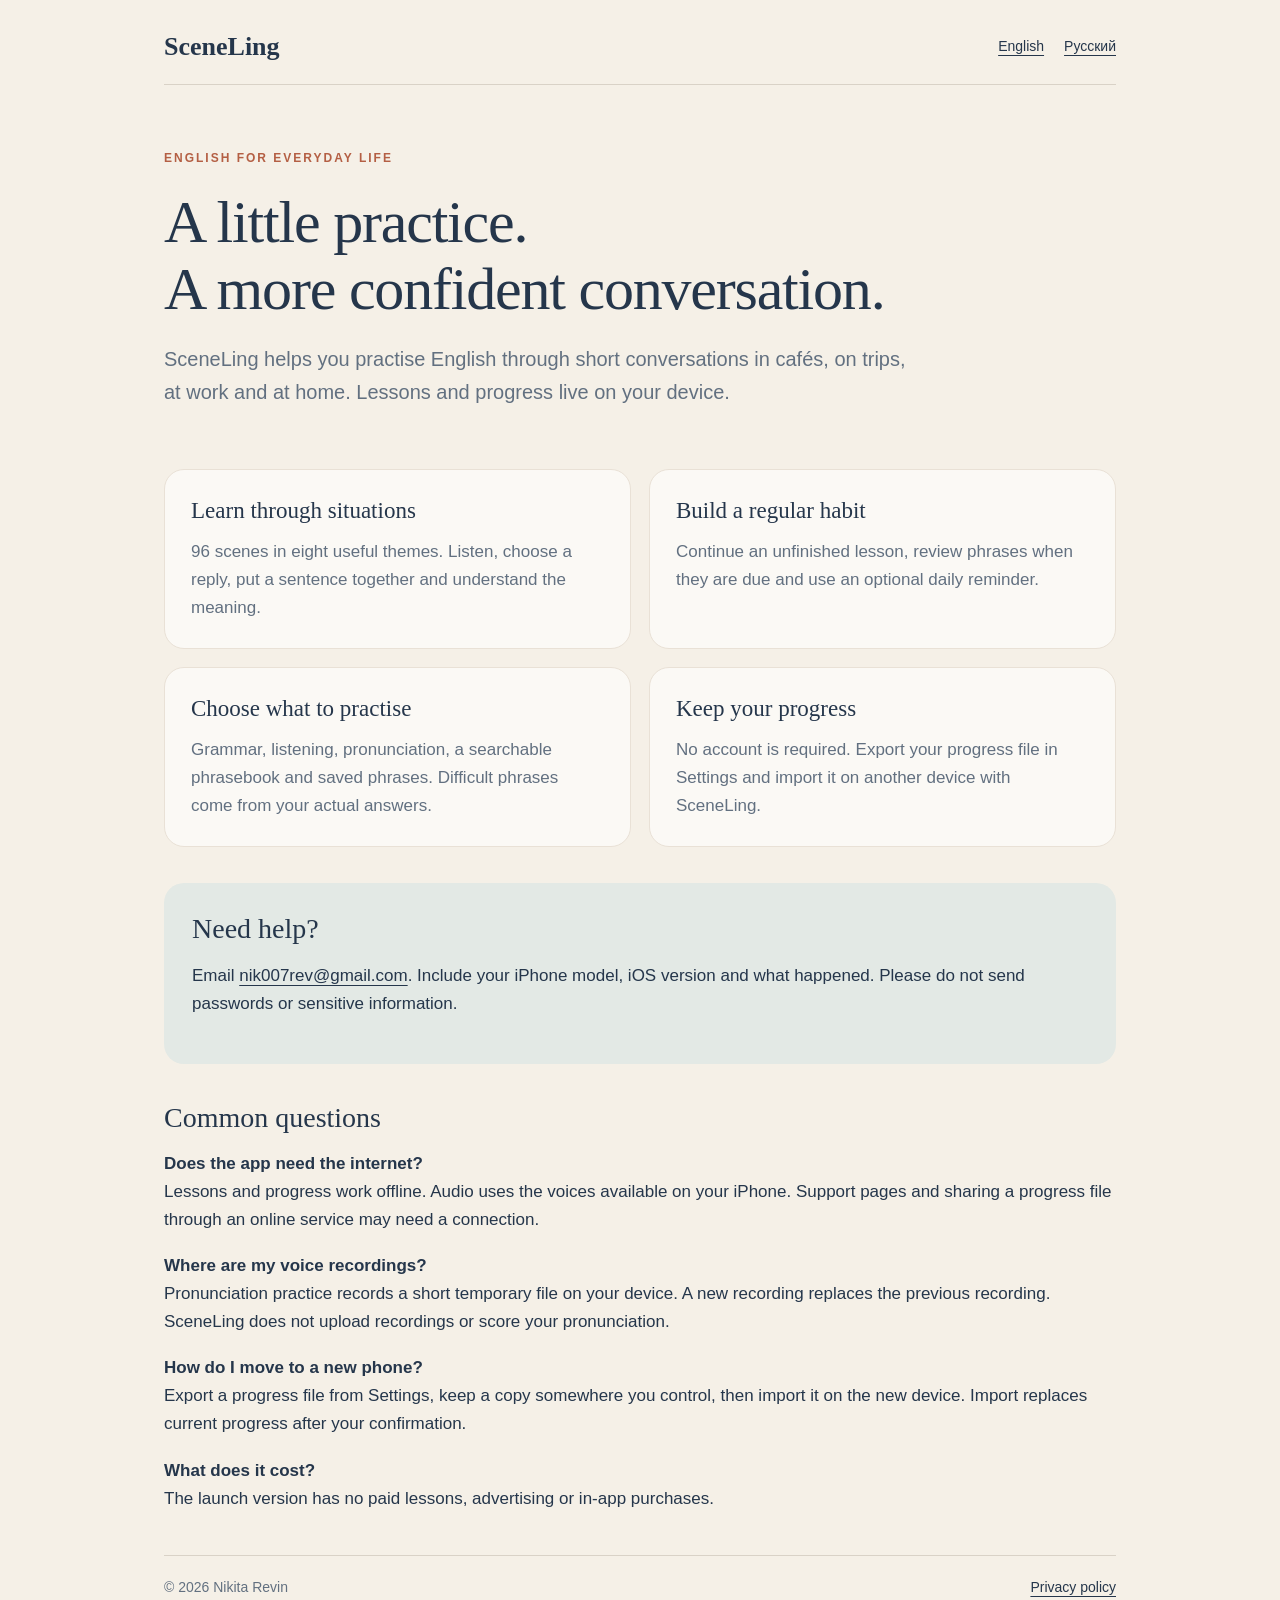
<file: index.html>
<!doctype html><html lang="en"><head><meta charset="utf-8"><meta name="viewport" content="width=device-width,initial-scale=1"><meta name="description" content="SceneLing support. Learn English through everyday conversations, with local progress and offline practice."><title>SceneLing — Support</title><link rel="stylesheet" href="style.css"></head><body><main>
<header><a class="brand" href="./">SceneLing</a><nav class="languages" aria-label="Language"><a href="./" aria-current="page">English</a><a href="ru.html" lang="ru">Русский</a></nav></header>
<section class="hero"><p class="kicker">English for everyday life</p><h1>A little practice.<br>A more confident conversation.</h1><p class="lead">SceneLing helps you practise English through short conversations in cafés, on trips, at work and at home. Lessons and progress live on your device.</p></section>
<section class="cards" aria-label="Learning tools"><article class="card"><h2>Learn through situations</h2><p>96 scenes in eight useful themes. Listen, choose a reply, put a sentence together and understand the meaning.</p></article><article class="card"><h2>Build a regular habit</h2><p>Continue an unfinished lesson, review phrases when they are due and use an optional daily reminder.</p></article><article class="card"><h2>Choose what to practise</h2><p>Grammar, listening, pronunciation, a searchable phrasebook and saved phrases. Difficult phrases come from your actual answers.</p></article><article class="card"><h2>Keep your progress</h2><p>No account is required. Export your progress file in Settings and import it on another device with SceneLing.</p></article></section>
<section class="contact"><h2>Need help?</h2><p>Email <a href="mailto:nik007rev@gmail.com?subject=SceneLing%20Support">nik007rev@gmail.com</a>. Include your iPhone model, iOS version and what happened. Please do not send passwords or sensitive information.</p></section>
<section><h2>Common questions</h2><p><strong>Does the app need the internet?</strong><br>Lessons and progress work offline. Audio uses the voices available on your iPhone. Support pages and sharing a progress file through an online service may need a connection.</p><p><strong>Where are my voice recordings?</strong><br>Pronunciation practice records a short temporary file on your device. A new recording replaces the previous recording. SceneLing does not upload recordings or score your pronunciation.</p><p><strong>How do I move to a new phone?</strong><br>Export a progress file from Settings, keep a copy somewhere you control, then import it on the new device. Import replaces current progress after your confirmation.</p><p><strong>What does it cost?</strong><br>The launch version has no paid lessons, advertising or in-app purchases.</p></section>
<footer><span>© 2026 Nikita Revin</span><a href="privacy.html">Privacy policy</a></footer></main></body></html>
</file>
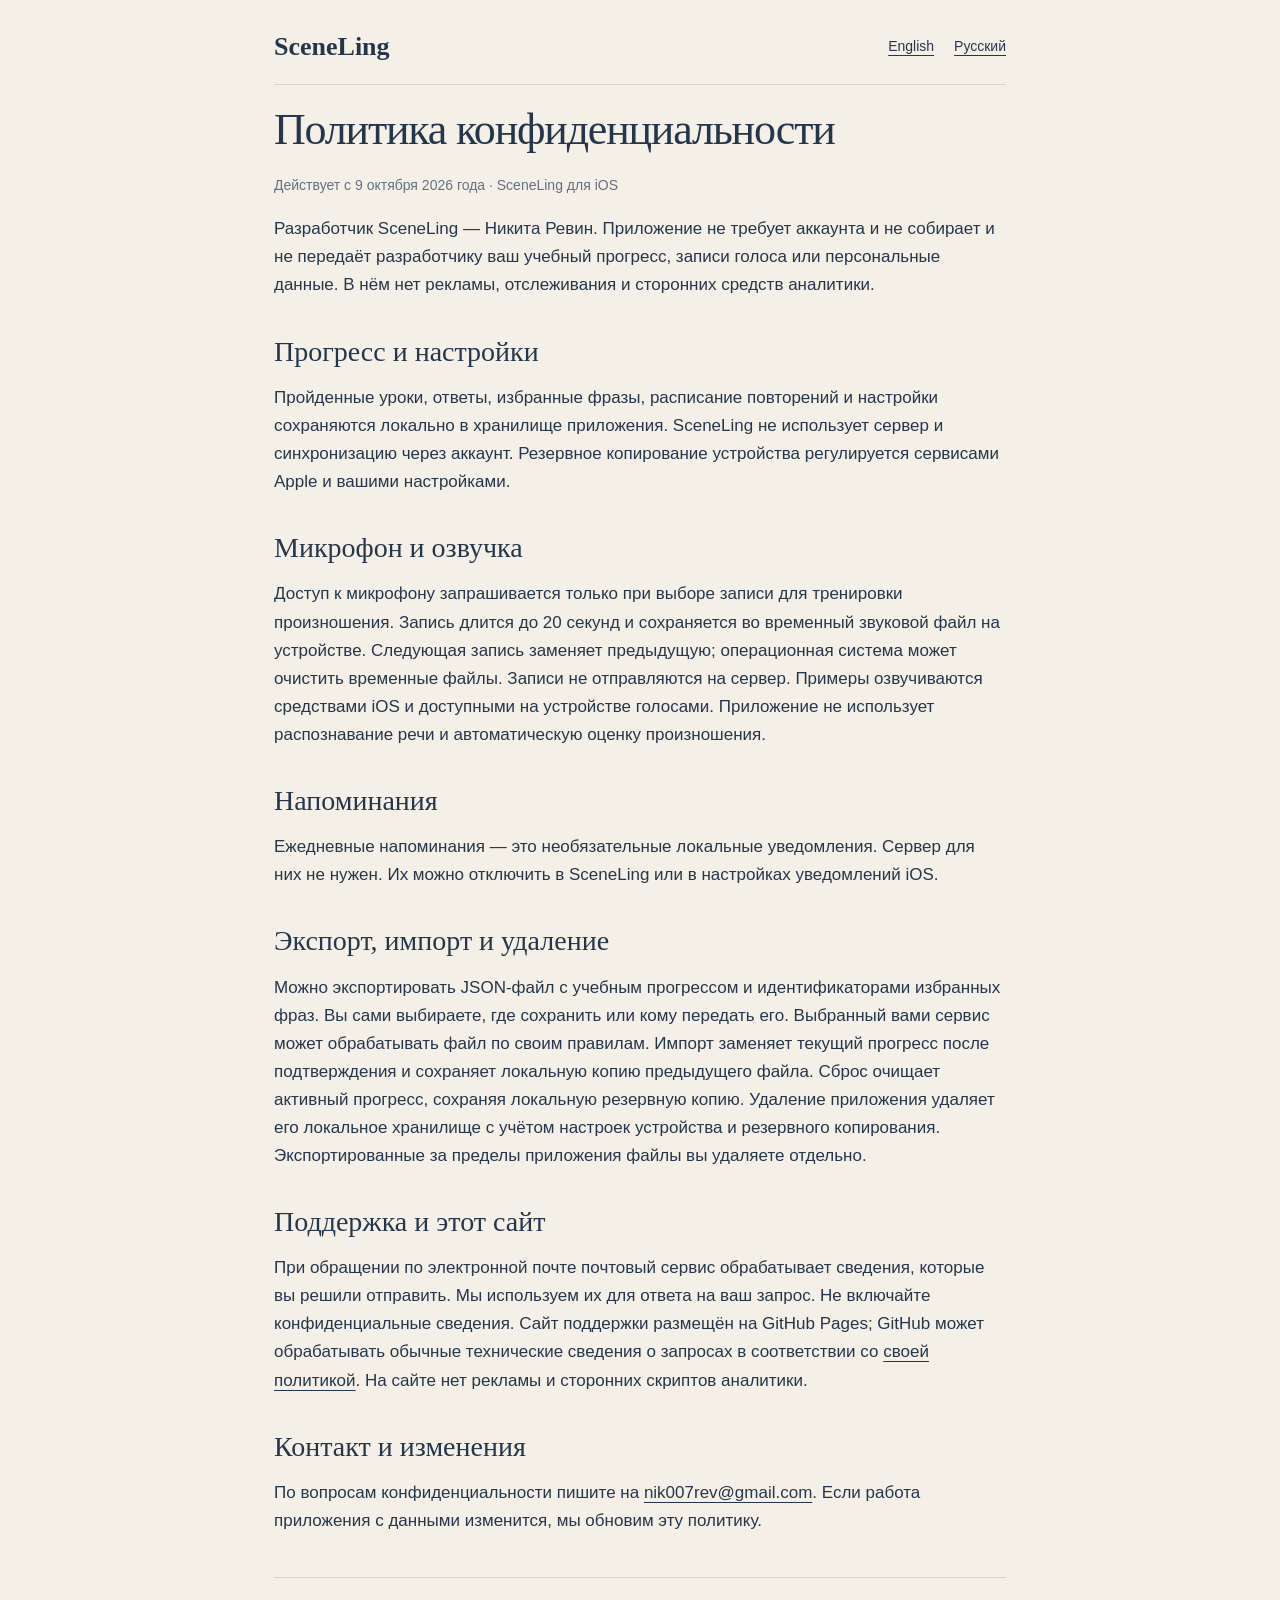
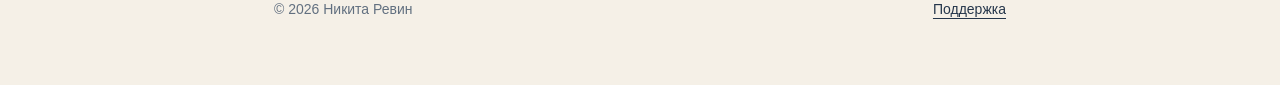
<file: privacy-ru.html>
<!doctype html><html lang="ru"><head><meta charset="utf-8"><meta name="viewport" content="width=device-width,initial-scale=1"><title>SceneLing — Политика конфиденциальности</title><link rel="stylesheet" href="style.css"></head><body><main class="policy">
<header><a class="brand" href="ru.html">SceneLing</a><nav class="languages" aria-label="Язык"><a href="privacy.html" lang="en">English</a><a href="privacy-ru.html" aria-current="page">Русский</a></nav></header>
<h1>Политика конфиденциальности</h1><p class="date">Действует с 9 октября 2026 года · SceneLing для iOS</p>
<p>Разработчик SceneLing — Никита Ревин. Приложение не требует аккаунта и не собирает и не передаёт разработчику ваш учебный прогресс, записи голоса или персональные данные. В нём нет рекламы, отслеживания и сторонних средств аналитики.</p>
<h2>Прогресс и настройки</h2><p>Пройденные уроки, ответы, избранные фразы, расписание повторений и настройки сохраняются локально в хранилище приложения. SceneLing не использует сервер и синхронизацию через аккаунт. Резервное копирование устройства регулируется сервисами Apple и вашими настройками.</p>
<h2>Микрофон и озвучка</h2><p>Доступ к микрофону запрашивается только при выборе записи для тренировки произношения. Запись длится до 20 секунд и сохраняется во временный звуковой файл на устройстве. Следующая запись заменяет предыдущую; операционная система может очистить временные файлы. Записи не отправляются на сервер. Примеры озвучиваются средствами iOS и доступными на устройстве голосами. Приложение не использует распознавание речи и автоматическую оценку произношения.</p>
<h2>Напоминания</h2><p>Ежедневные напоминания — это необязательные локальные уведомления. Сервер для них не нужен. Их можно отключить в SceneLing или в настройках уведомлений iOS.</p>
<h2>Экспорт, импорт и удаление</h2><p>Можно экспортировать JSON-файл с учебным прогрессом и идентификаторами избранных фраз. Вы сами выбираете, где сохранить или кому передать его. Выбранный вами сервис может обрабатывать файл по своим правилам. Импорт заменяет текущий прогресс после подтверждения и сохраняет локальную копию предыдущего файла. Сброс очищает активный прогресс, сохраняя локальную резервную копию. Удаление приложения удаляет его локальное хранилище с учётом настроек устройства и резервного копирования. Экспортированные за пределы приложения файлы вы удаляете отдельно.</p>
<h2>Поддержка и этот сайт</h2><p>При обращении по электронной почте почтовый сервис обрабатывает сведения, которые вы решили отправить. Мы используем их для ответа на ваш запрос. Не включайте конфиденциальные сведения. Сайт поддержки размещён на GitHub Pages; GitHub может обрабатывать обычные технические сведения о запросах в соответствии со <a href="https://docs.github.com/en/site-policy/privacy-policies/github-general-privacy-statement">своей политикой</a>. На сайте нет рекламы и сторонних скриптов аналитики.</p>
<h2>Контакт и изменения</h2><p>По вопросам конфиденциальности пишите на <a href="mailto:nik007rev@gmail.com?subject=SceneLing%20Privacy">nik007rev@gmail.com</a>. Если работа приложения с данными изменится, мы обновим эту политику.</p>
<footer><span>© 2026 Никита Ревин</span><a href="ru.html">Поддержка</a></footer></main></body></html>
</file>
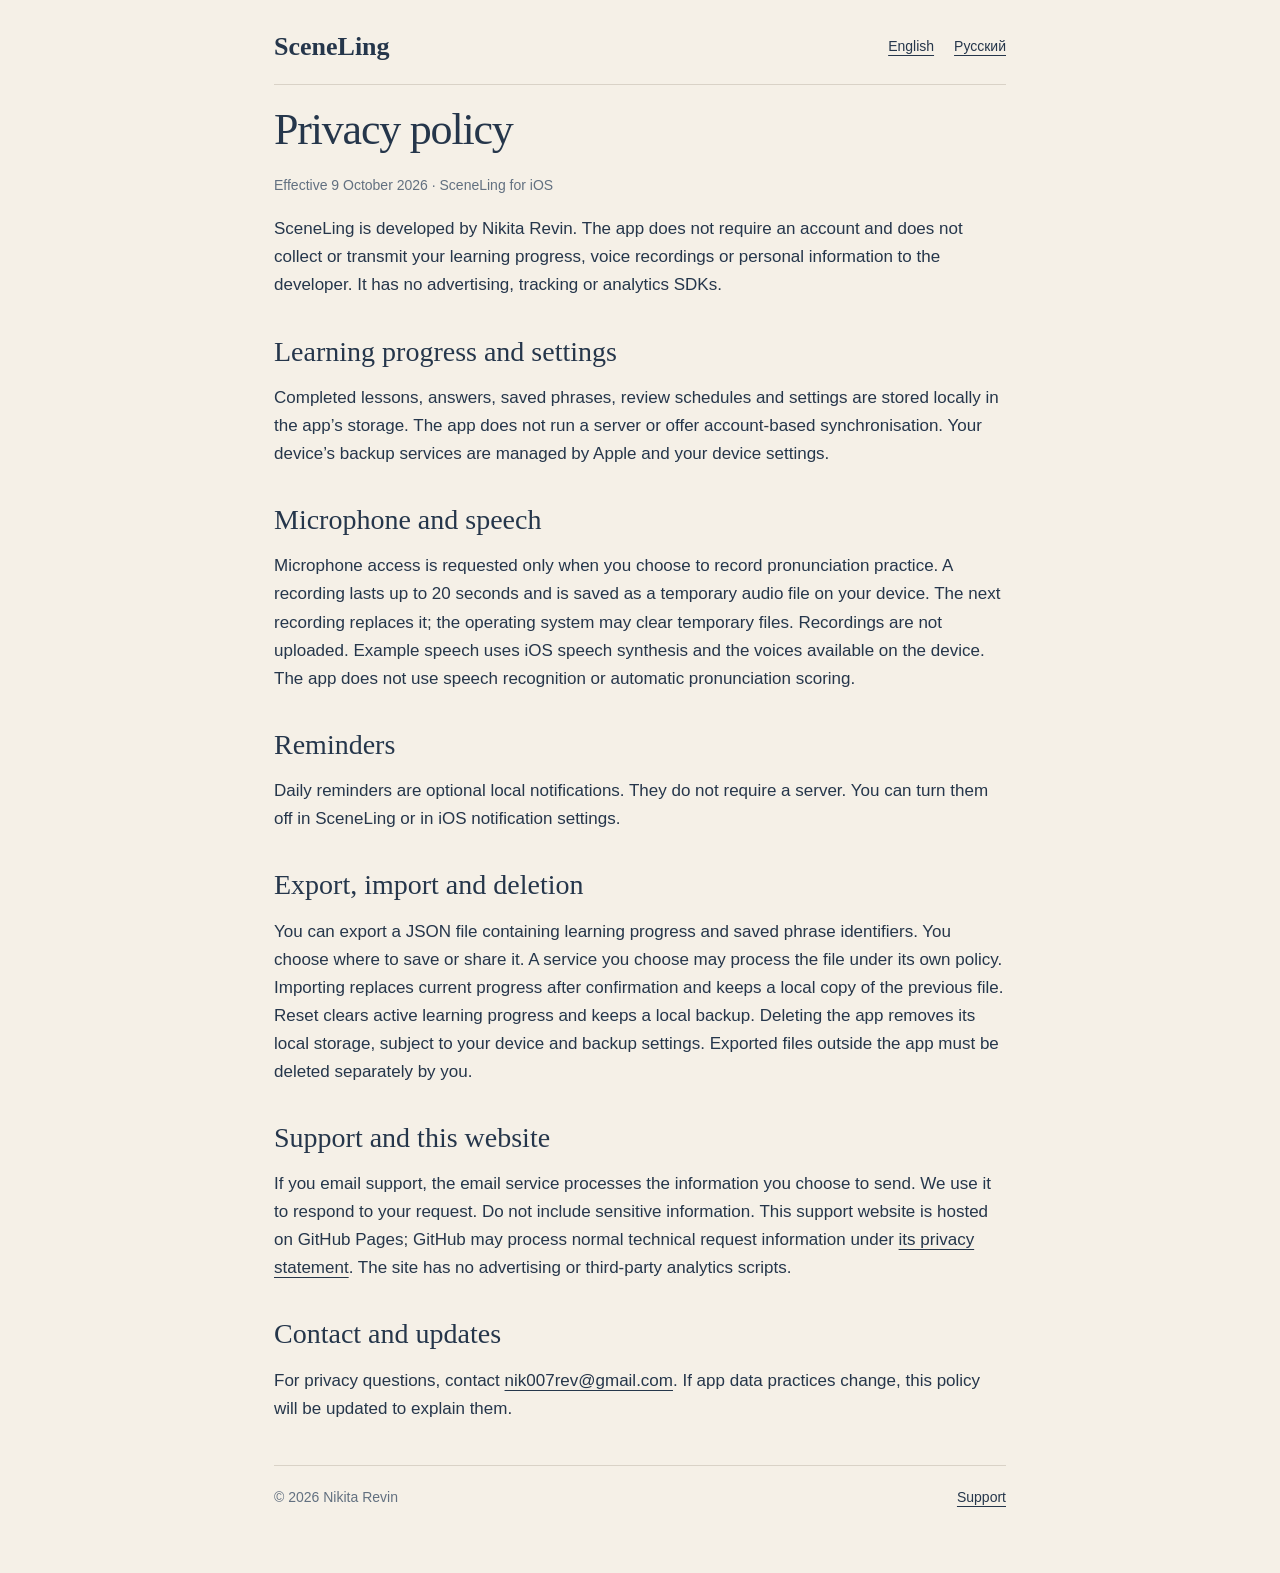
<file: privacy.html>
<!doctype html><html lang="en"><head><meta charset="utf-8"><meta name="viewport" content="width=device-width,initial-scale=1"><title>SceneLing — Privacy policy</title><link rel="stylesheet" href="style.css"></head><body><main class="policy">
<header><a class="brand" href="./">SceneLing</a><nav class="languages" aria-label="Language"><a href="privacy.html" aria-current="page">English</a><a href="privacy-ru.html" lang="ru">Русский</a></nav></header>
<h1>Privacy policy</h1><p class="date">Effective 9 October 2026 · SceneLing for iOS</p>
<p>SceneLing is developed by Nikita Revin. The app does not require an account and does not collect or transmit your learning progress, voice recordings or personal information to the developer. It has no advertising, tracking or analytics SDKs.</p>
<h2>Learning progress and settings</h2><p>Completed lessons, answers, saved phrases, review schedules and settings are stored locally in the app’s storage. The app does not run a server or offer account-based synchronisation. Your device’s backup services are managed by Apple and your device settings.</p>
<h2>Microphone and speech</h2><p>Microphone access is requested only when you choose to record pronunciation practice. A recording lasts up to 20 seconds and is saved as a temporary audio file on your device. The next recording replaces it; the operating system may clear temporary files. Recordings are not uploaded. Example speech uses iOS speech synthesis and the voices available on the device. The app does not use speech recognition or automatic pronunciation scoring.</p>
<h2>Reminders</h2><p>Daily reminders are optional local notifications. They do not require a server. You can turn them off in SceneLing or in iOS notification settings.</p>
<h2>Export, import and deletion</h2><p>You can export a JSON file containing learning progress and saved phrase identifiers. You choose where to save or share it. A service you choose may process the file under its own policy. Importing replaces current progress after confirmation and keeps a local copy of the previous file. Reset clears active learning progress and keeps a local backup. Deleting the app removes its local storage, subject to your device and backup settings. Exported files outside the app must be deleted separately by you.</p>
<h2>Support and this website</h2><p>If you email support, the email service processes the information you choose to send. We use it to respond to your request. Do not include sensitive information. This support website is hosted on GitHub Pages; GitHub may process normal technical request information under <a href="https://docs.github.com/en/site-policy/privacy-policies/github-general-privacy-statement">its privacy statement</a>. The site has no advertising or third-party analytics scripts.</p>
<h2>Contact and updates</h2><p>For privacy questions, contact <a href="mailto:nik007rev@gmail.com?subject=SceneLing%20Privacy">nik007rev@gmail.com</a>. If app data practices change, this policy will be updated to explain them.</p>
<footer><span>© 2026 Nikita Revin</span><a href="./">Support</a></footer></main></body></html>
</file>
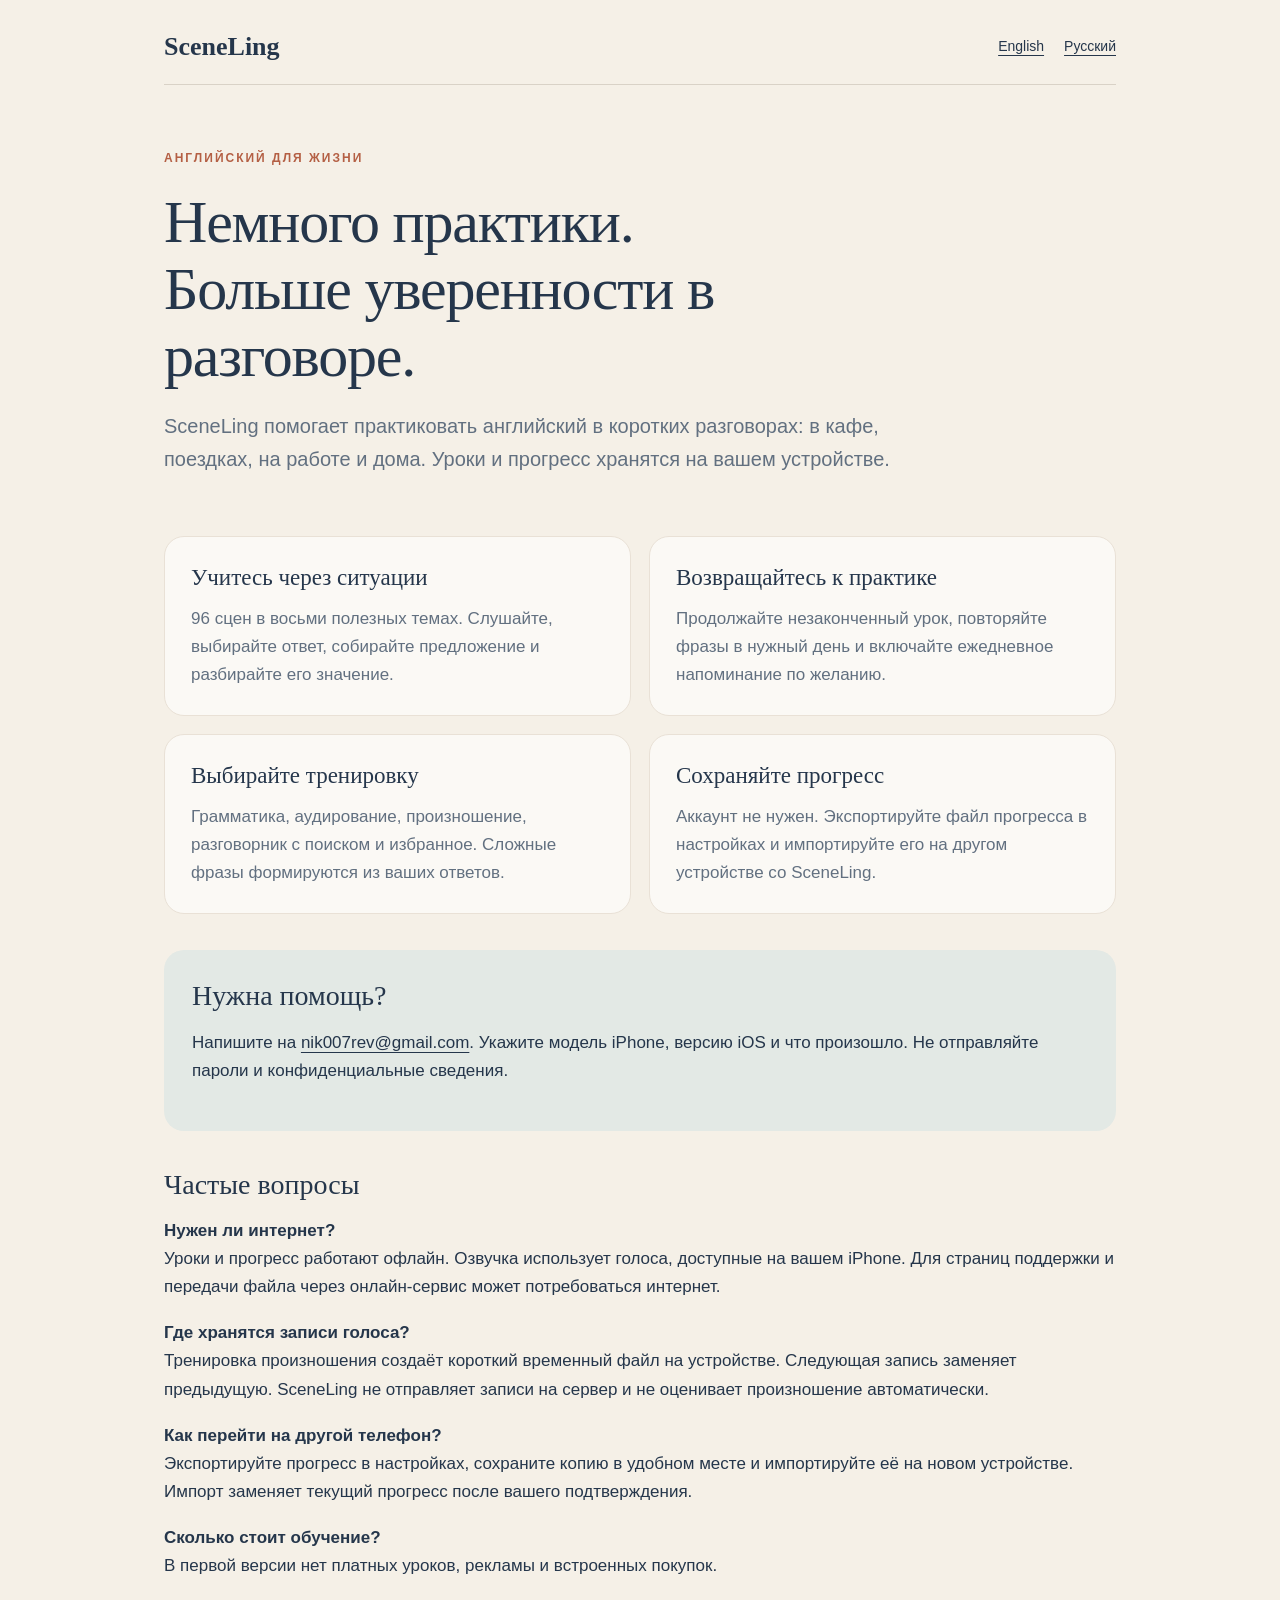
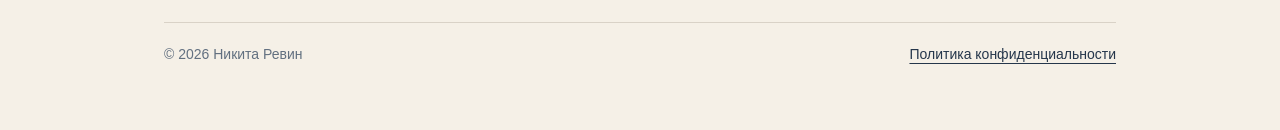
<file: ru.html>
<!doctype html><html lang="ru"><head><meta charset="utf-8"><meta name="viewport" content="width=device-width,initial-scale=1"><meta name="description" content="Поддержка SceneLing: английский через жизненные ситуации, локальный прогресс и обучение без сервера."><title>SceneLing — Поддержка</title><link rel="stylesheet" href="style.css"></head><body><main>
<header><a class="brand" href="ru.html">SceneLing</a><nav class="languages" aria-label="Язык"><a href="./" lang="en">English</a><a href="ru.html" aria-current="page">Русский</a></nav></header>
<section class="hero"><p class="kicker">Английский для жизни</p><h1>Немного практики.<br>Больше уверенности в разговоре.</h1><p class="lead">SceneLing помогает практиковать английский в коротких разговорах: в кафе, поездках, на работе и дома. Уроки и прогресс хранятся на вашем устройстве.</p></section>
<section class="cards" aria-label="Разделы обучения"><article class="card"><h2>Учитесь через ситуации</h2><p>96 сцен в восьми полезных темах. Слушайте, выбирайте ответ, собирайте предложение и разбирайте его значение.</p></article><article class="card"><h2>Возвращайтесь к практике</h2><p>Продолжайте незаконченный урок, повторяйте фразы в нужный день и включайте ежедневное напоминание по желанию.</p></article><article class="card"><h2>Выбирайте тренировку</h2><p>Грамматика, аудирование, произношение, разговорник с поиском и избранное. Сложные фразы формируются из ваших ответов.</p></article><article class="card"><h2>Сохраняйте прогресс</h2><p>Аккаунт не нужен. Экспортируйте файл прогресса в настройках и импортируйте его на другом устройстве со SceneLing.</p></article></section>
<section class="contact"><h2>Нужна помощь?</h2><p>Напишите на <a href="mailto:nik007rev@gmail.com?subject=SceneLing%20Support">nik007rev@gmail.com</a>. Укажите модель iPhone, версию iOS и что произошло. Не отправляйте пароли и конфиденциальные сведения.</p></section>
<section><h2>Частые вопросы</h2><p><strong>Нужен ли интернет?</strong><br>Уроки и прогресс работают офлайн. Озвучка использует голоса, доступные на вашем iPhone. Для страниц поддержки и передачи файла через онлайн-сервис может потребоваться интернет.</p><p><strong>Где хранятся записи голоса?</strong><br>Тренировка произношения создаёт короткий временный файл на устройстве. Следующая запись заменяет предыдущую. SceneLing не отправляет записи на сервер и не оценивает произношение автоматически.</p><p><strong>Как перейти на другой телефон?</strong><br>Экспортируйте прогресс в настройках, сохраните копию в удобном месте и импортируйте её на новом устройстве. Импорт заменяет текущий прогресс после вашего подтверждения.</p><p><strong>Сколько стоит обучение?</strong><br>В первой версии нет платных уроков, рекламы и встроенных покупок.</p></section>
<footer><span>© 2026 Никита Ревин</span><a href="privacy-ru.html">Политика конфиденциальности</a></footer></main></body></html>
</file>
<file: style.css>
:root{color-scheme:light;--paper:#f5f0e7;--ink:#25364b;--muted:#627080;--accent:#b45f44;--line:#d9d2c7}*{box-sizing:border-box}body{margin:0;background:var(--paper);color:var(--ink);font:17px/1.65 -apple-system,BlinkMacSystemFont,'Segoe UI',sans-serif}main{max-width:1000px;margin:auto;padding:32px 24px 64px}header{display:flex;align-items:center;justify-content:space-between;gap:24px;border-bottom:1px solid var(--line);padding-bottom:22px}a{color:var(--ink);text-underline-offset:4px}a:hover{color:var(--accent)}.brand{font:700 26px Georgia,serif;text-decoration:none}.languages{display:flex;gap:20px;font-size:14px}.hero{max-width:750px;padding:64px 0 42px}.kicker{font-size:12px;font-weight:700;letter-spacing:2px;text-transform:uppercase;color:var(--accent)}h1{font:400 clamp(36px,6vw,60px)/1.12 Georgia,serif;letter-spacing:-1.2px;margin:20px 0}h2{font:400 28px/1.3 Georgia,serif;margin:34px 0 14px}p{margin:0 0 18px}.lead{font-size:20px;color:var(--muted)}.cards{display:grid;grid-template-columns:repeat(2,1fr);gap:18px}.card{padding:26px;background:#ffffff9c;border:1px solid #e9e1d6;border-radius:20px}.card h2{font-size:23px;margin:0 0 12px}.card p{color:var(--muted);margin:0}.contact{margin:36px 0;padding:28px;background:#e3e9e5;border-radius:20px}.contact h2{margin-top:0}.policy{max-width:780px}.policy h1{font-size:44px}.date,footer{font-size:14px;color:var(--muted)}footer{border-top:1px solid var(--line);margin-top:42px;padding-top:20px;display:flex;justify-content:space-between;gap:20px}li{margin-bottom:10px}@media(max-width:600px){main{padding:24px 20px 44px}.hero{padding:40px 0 24px}.cards{grid-template-columns:1fr}header,footer{align-items:flex-start;flex-direction:column;gap:12px}.policy h1{font-size:36px}}
</file>
